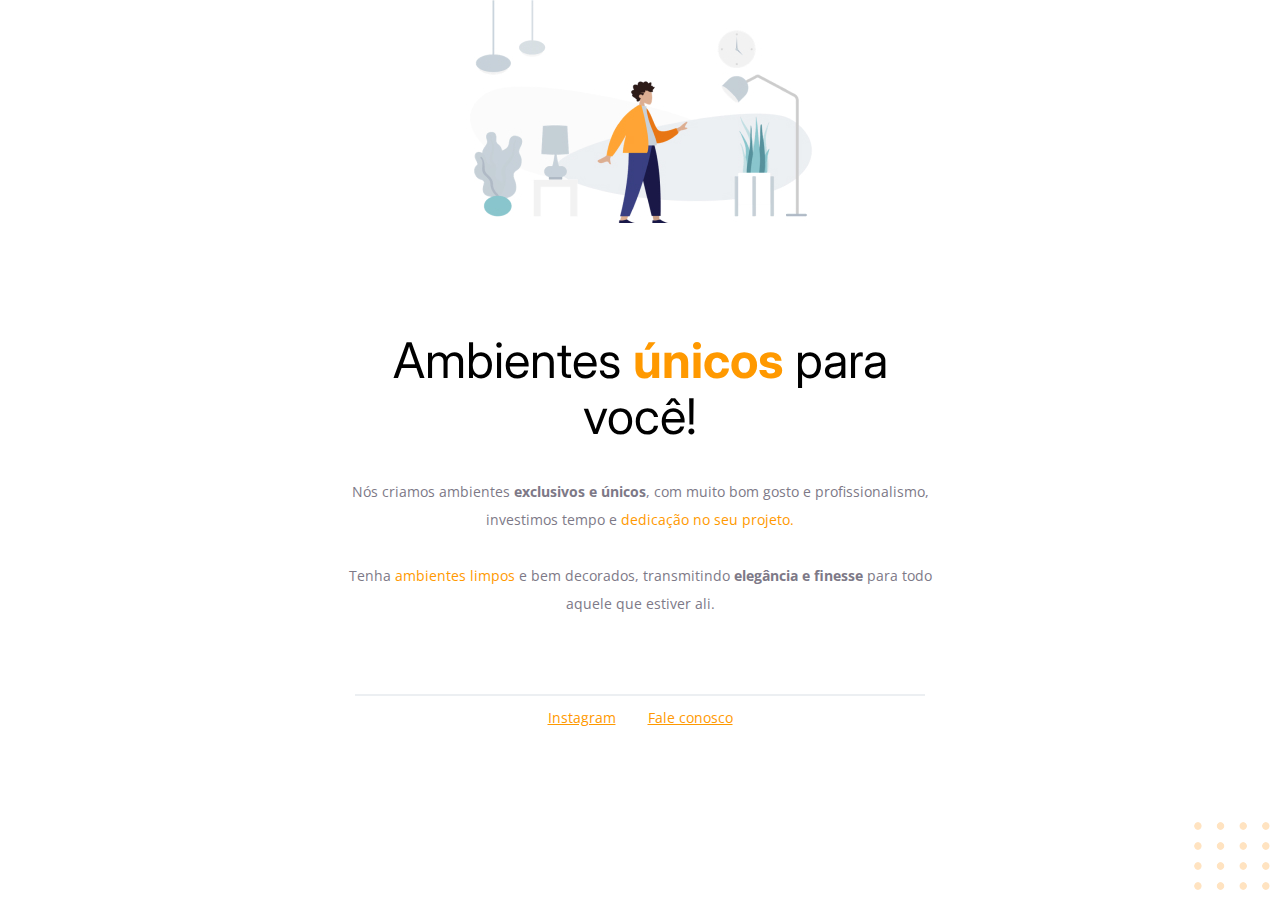
<file: Desafios/Nivel 1/Desafio - 01/index.html>
<!-- Instrução que define o tipo do documento. -->
<!DOCTYPE html>
<html lang="pt-br">
<!-- Tag <head> contém as instruções para a página -->

<head>
  <link rel="preconnect" href="https://fonts.googleapis.com" />
  <link rel="preconnect" href="https://fonts.gstatic.com" crossorigin />
  <meta charset="UTF-8" />
  <meta name="viewport" content="width=device-width, initial-scale=1.0" />
  <title>Móveis customizados</title>

  <link href="https://fonts.googleapis.com/css2?family=Inter:wght@400;700&family=Open+Sans:wght@400;700&display=swap"
    rel="stylesheet" />

  <link rel="stylesheet" href="style.css" />
</head>

<!-- Tag <body> é o corpo do documento, onde tem as informações que serão mostradas. -->

<body>


  <div id="hero">
    <img src="images/img1.jpg" alt="Desenho de uma pessoa vestindo uma camisa amarela em uma sala com Móveis" />

    <h1>Ambientes <span>únicos</span> para você!</h1>
    <p>
      Nós criamos ambientes <strong>exclusivos e únicos</strong>, com muito bom
      gosto e profissionalismo, investimos tempo e
      <span>dedicação no seu projeto.</span>

      <br />
      <br />

      Tenha <span>ambientes limpos</span> e bem decorados, transmitindo
      <strong>elegância e finesse</strong>
      para todo aquele que estiver ali.
    </p>
  </div>
  <div class="line"></div>
  <div id="footer">
    <a target="_blank" href="https://instagram.com/moveisparavoce">Instagram</a>
    <a href="mailto:contato@moveisparavoce.com">Fale conosco</a>
  </div>

  <img id="balls" src="images/balls.svg" alt="Bolinhas alaranjadas no canto inferior direito da tela" />
</body>

</html>
</file>
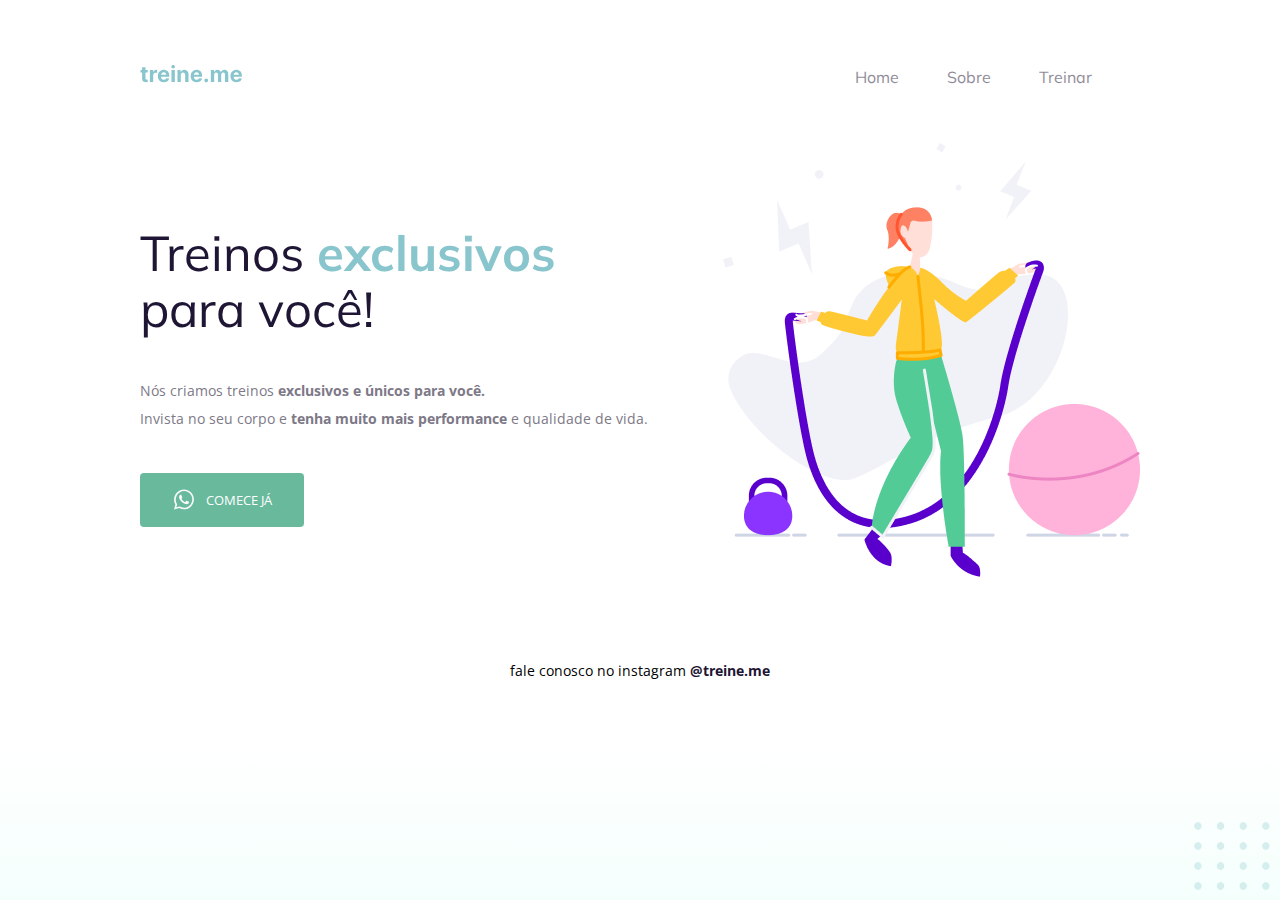
<file: Desafios/Nivel 2/Desafio 02 - Intermediário/index.html>
<!DOCTYPE html>
<html lang="pt-br">

<head>
  <link rel="preconnect" href="https://fonts.googleapis.com">
  <link rel="preconnect" href="https://fonts.gstatic.com" crossorigin>

  <meta charset="UTF-8" />
  <meta name="viewport" content="width=device-width, initial-scale=1.0" />
  <title>Treine me</title>

  <link href="https://fonts.googleapis.com/css2?family=Mulish:wght@400;700&family=Open+Sans:wght@400;700&display=swap"
    rel="stylesheet">

  <link rel="stylesheet" href="style.css">

</head>

<body>

  <div class="page">

    <div class="nav">

      <a id="logo" href="#">
        <img src="images/logo.svg" alt="Treine.me" />
      </a>

      <ul>
        <li><a href="#">Home</a></li>
        <li><a href="#">Sobre</a></li>
        <li><a href="#">Treinar</a></li>
        <ul>

    </div class="nav">

    <main>
      <div>
        <h1>Treinos <span>exclusivos</span> para você!</h1>

        <p>
          Nós criamos treinos <strong>exclusivos e únicos para você.</strong></br>
          Invista no seu corpo e <strong>tenha muito mais performance</strong> e qualidade de vida.
        </p>

        <button>
          <img src="images/whats.svg" alt="Ícone do whatsapp">
          Comece já
        </button>

      </div>

      <img src="images/img.png" alt="Desenho de uma mulher pulando corta numa academia.">

    </main>

    <footer>
      fale conosco no instagram <a href="https://instagram.com/treineme" target="_blank">@treine.me</a>
    </footer>
  </div>

  <img id="balls" src="images/balls.svg" alt="Bolinhas decorativas verdes no canto inferior direito da página.">

</body>

</html>
</file>
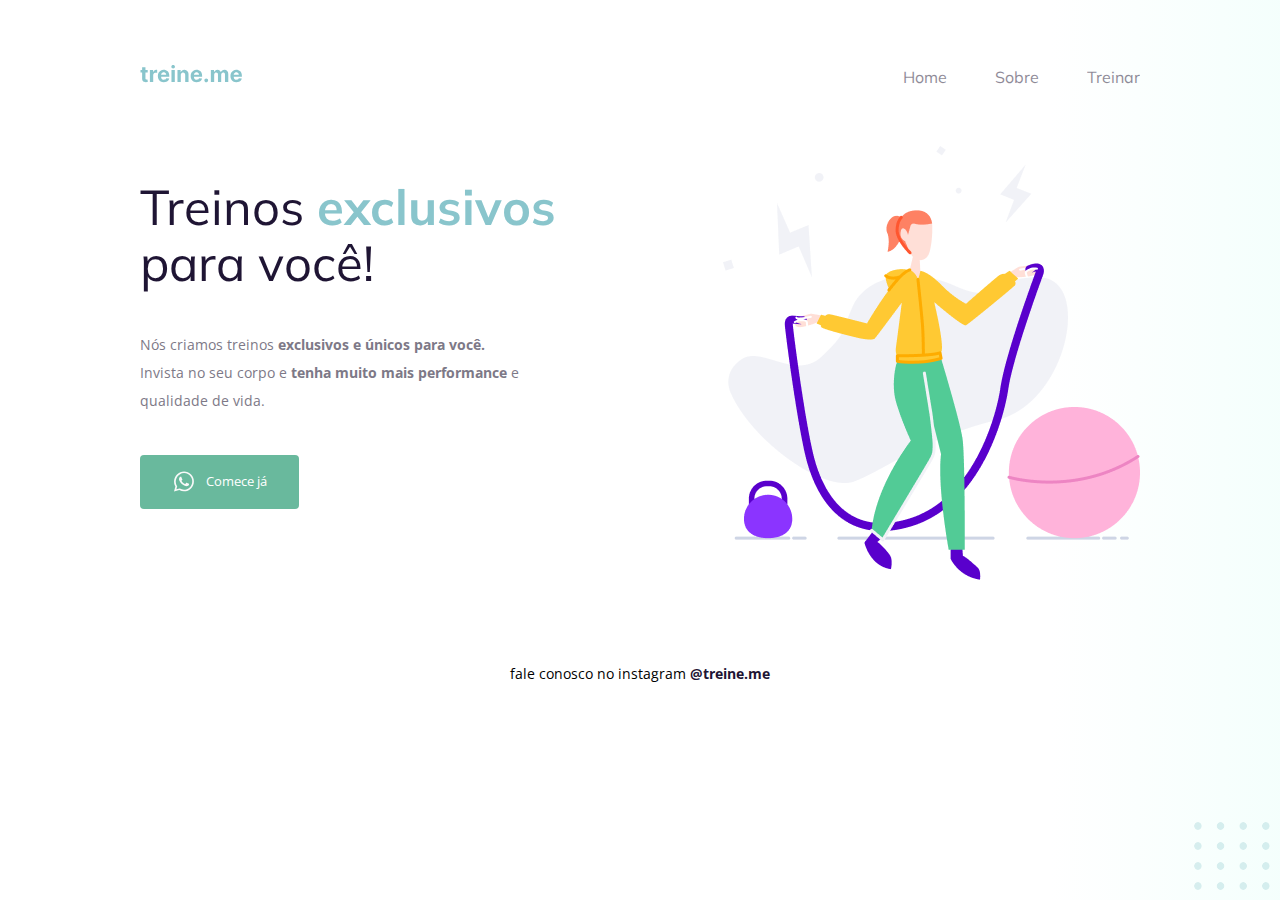
<file: Desafios/Nivel 2/Desafio 02/index.html>
<!DOCTYPE html>
<html lang="pt-br">

<head>
  <link rel="preconnect" href="https://fonts.googleapis.com">
  <link rel="preconnect" href="https://fonts.gstatic.com" crossorigin>

  <meta charset="UTF-8" />
  <meta name="viewport" content="width=device-width, initial-scale=1.0" />
  <title>Treine me</title>

  <link href="https://fonts.googleapis.com/css2?family=Mulish:wght@400;700&family=Open+Sans:wght@400;700&display=swap"
    rel="stylesheet">

  <link rel="stylesheet" href="style.css">

</head>

<body>

  <div class="page">

    <nav>
      <a id="logo" href="#">
        <img src="images/logo.svg" alt="Treine.me" />
      </a>
      <ul>
        <li><a href="#">Home</a></li>
        <li><a href="#">Sobre</a></li>
        <li><a href="#">Treinar</a></li>
      </ul>
    </nav>

    <main>
      <section>
        <h1>Treinos <span>exclusivos</span> para você!</h1>

        <p>
          Nós criamos treinos <strong>exclusivos e únicos para você.</strong><br />
          Invista no seu corpo e <strong>tenha muito mais performance</strong> e <br /> qualidade de vida.
        </p>

        <button>
          <img src="images/whats.svg" alt="Ícone do whatsapp">
          Comece já
        </button>

      </section>

      <img src="images/img.png" alt="Desenho de uma mulher pulando corta numa academia.">

    </main>

    <footer>
      fale conosco no instagram <a href="https://instagram.com/treineme" target="_blank">@treine.me</a>
    </footer>
  </div>

  <img id="balls" src="images/balls.svg" alt="Bolinhas decorativas verdes no canto inferior direito da página.">

</body>

</html>
</file>
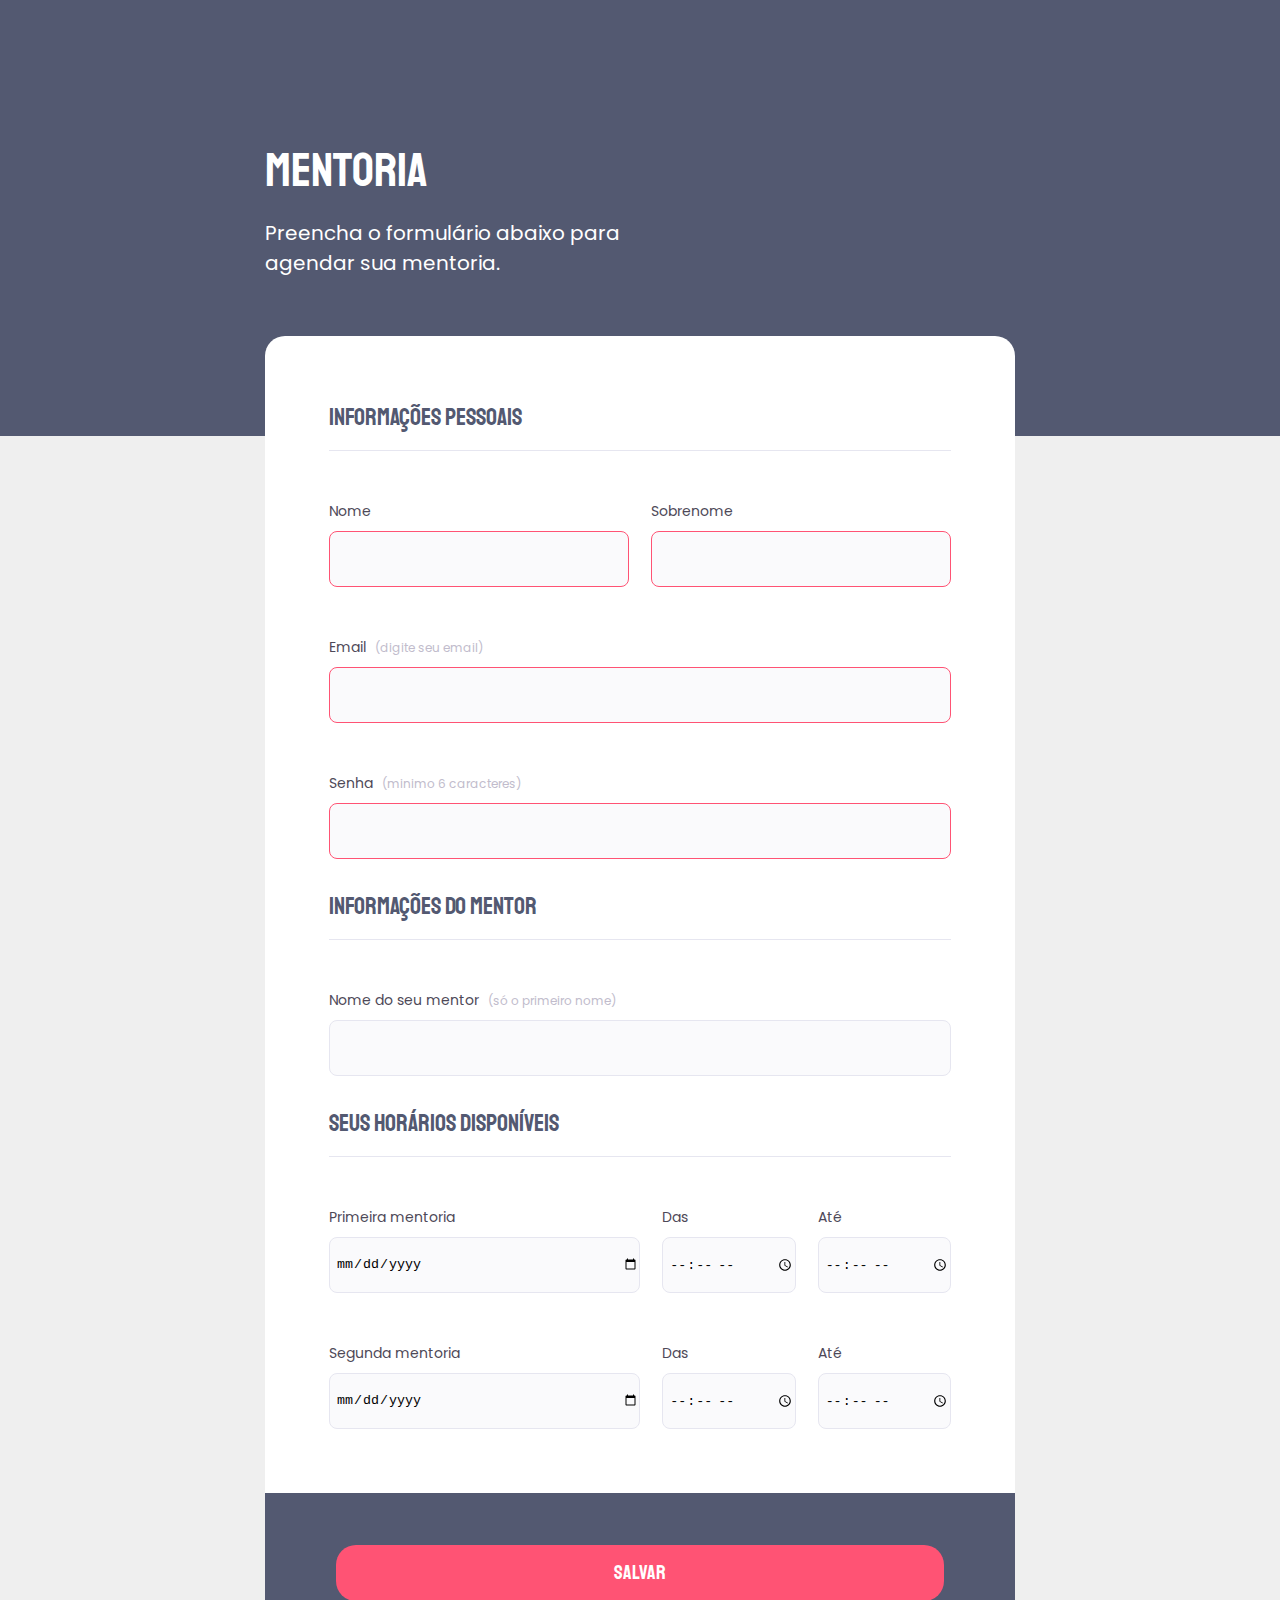
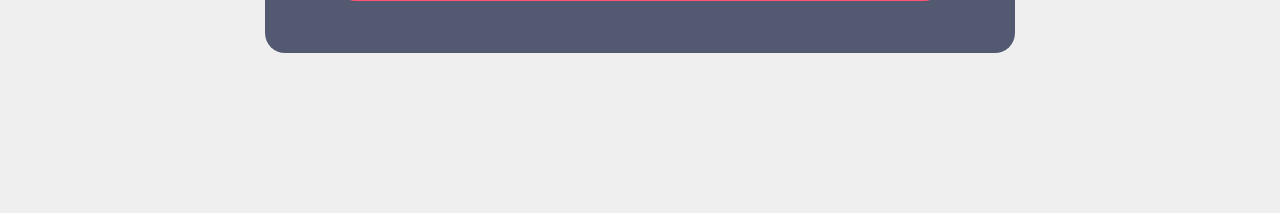
<file: Desafios/Nivel 3/DesafioIntermediario/index.html>
<!DOCTYPE html>
<html lang="pt-br">

<head>
  <link rel="preconnect" href="https://fonts.googleapis.com">
  <link rel="preconnect" href="https://fonts.gstatic.com" crossorigin>

  <meta charset="UTF-8">
  <meta name="viewport" content="width=device-width, initial-scale=1.0">
  <title>Formulário - Mentoria </title>

  <link rel="stylesheet" href="style.css">

  <link href="https://fonts.googleapis.com/css2?family=Poppins&family=Staatliches&display=swap" rel="stylesheet">

</head>

<body>
  <div class="page">
    <header>
      <h1>Mentoria</h1>
      <p>Preencha o formulário abaixo para agendar sua mentoria.</p>
    </header>

    <form>

      <fieldset>
        <h1>Informações pessoais</h1>

        <div class="col-2">
          <div class="input-wrapper">
            <label for="first-name">Nome</label>
            <input type="text" id="first-name" required>
          </div>

          <div class="input-wrapper">
            <label for="family-name">Sobrenome</label>
            <input type="text" id="family-name" required>
          </div>

        </div>
        <div class="input-wrapper">
          <label for="email">Email <span>(digite seu email)</span> </label>
          <input type="email" id="email" required>
        </div>

        <div class="input-wrapper">
          <label for="password">Senha <span>(minimo 6 caracteres)</span></label>
          <input type="password" name="" id="password" required minlength="6">
        </div>
      </fieldset>

      <fieldset>
        <h1>Informações do mentor</h1>
        <div class="input-wrapper">
          <label for="mentor-name">Nome do seu mentor <span>(só o primeiro nome)</span> </label>
          <input type="text" id="mentor-name">
        </div>
      </fieldset>

      <fieldset>
        <h1>Seus horários disponíveis</h1>

        <div class="col-3">
          <div class="input-wrapper">
            <label for="mentorship-date">Primeira mentoria</label>
            <input type="date" id="mentorship-date">
          </div>
          <div class="input-wrapper">
            <label for="mentorship-begin">Das</label>
            <input type="time" id="mentorship-begin">
          </div>
          <div class="input-wrapper">
            <label for="mentorship-end">Até</label>
            <input type="time" id="mentorship-end">
          </div>
        </div>

        <div class="col-3">
          <div class="input-wrapper">
            <label for="mentorship-date">Segunda mentoria</label>
            <input type="date" id="mentorship-date">
          </div>
          <div class="input-wrapper">
            <label for="mentorship-begin">Das</label>
            <input type="time" id="mentorship-begin">
          </div>
          <div class="input-wrapper">
            <label for="mentorship-end">Até</label>
            <input type="time" id="mentorship-end">
          </div>

        </div>
      </fieldset>

      <div class="submite-wrapper">
        <button type="submit">Salvar</button>
      </div>

    </form>

  </div>

</body>

</html>
</file>
<file: Desafios/Nivel 1/Desafio - 01/style.css>
body {
  font-family: "Open Sans", sans-serif;
  text-align: center;
  margin: 0;
}

#hero {
  width: 592px;
  margin: auto;
}

#hero img {
  margin-bottom: 72px;
}

h1 {
  font-family: "Inter", sans-serif;
  font-size: 49px;
  line-height: 56px;
  font-weight: normal;
}

h1 span {
  font-weight: bold;

  margin-bottom: 32px;
}

span,
a {
  color: #ff9900;
}

p,
#footer {
  color: #7d7987;
  font-size: 14px;
  line-height: 28px;
}

#footer a + a {
  margin-left: 28px;
}

.line {
  width: 568px;
  height: 0;

  margin: 76px auto 8px;

  border: 1px solid #eceff2;
}

#balls {
  position: fixed;
  bottom: 0;
  right: 0;
}
</file>
<file: Desafios/Nivel 2/Desafio 02 - Intermediário/style.css>
body {
  margin: 0;

  font-family: "Open Sans", sans-serif;

  background: linear-gradient(
    180deg,
    rgb(227, 255, 248, 0) 82.08%,
    rgb(227, 255, 248, 0.38) 100%
  );

  min-height: 100vh;
}

.page {
  width: 1000px;
  margin: 0 auto;
  padding-top: 65px;
}

.nav {
  display: flex;
  justify-content: space-between;
  align-items: center;

  margin-bottom: 55px;
}

ul {
  display: flex;
  gap: 48px;
  list-style: none;
  margin: 0;
  padding: 0;
}

a {
  color: #1f1534;
  text-decoration: none;
}

ul li a {
  opacity: 0.5;
}

ul li a:hover {
  font-weight: bold;
  opacity: 1;
}

ul,
h1 {
  font-family: "Mulish", sans-serif;
}

main {
  display: flex;
  align-items: center;
  justify-content: space-between;
}

h1 {
  font-size: 49px;
  line-height: 56px;
  color: #1f1534;

  font-weight: normal;

  width: 490px;
}

h1 span {
  color: #89c5cc;
  font-weight: bold;
}

p {
  font-size: 14px;
  line-height: 28px;
  color: #7d7987;

  margin: 40px 0;
}

button {
  color: white;
  text-transform: uppercase;
  font-family: "Open Sans", sans-serif;

  background: #69b99d;
  border: 0;
  padding: 14px 32px 15px;

  display: flex;
  align-items: center;
  justify-content: center;
  gap: 10px;

  border-radius: 4px;

  cursor: pointer;
}

footer {
  font-size: 14px;
  line-height: 28px;

  text-align: center;

  margin-top: 80px;
}

footer a {
  font-weight: bold;
}

#balls {
  position: fixed;
  bottom: 0;
  right: 0;
}
</file>
<file: Desafios/Nivel 2/Desafio 02/style.css>
body {
  margin: 0;

  font-family: "Open Sans", sans-serif;

  background: linear-gradient(
    90deg,
    rgb(227, 255, 248, 0) 82.08%,
    rgb(227, 255, 248, 0.38) 100%
  );

  min-height: 100vh;
}

main {
  display: flex;
  justify-content: space-between;

  margin: 58px 0 80px;
}
.page {
  width: 1000px;
  margin: 0 auto;
  padding-top: 65px;
  
}

nav {
  display: flex;
  justify-content: space-between;
  align-items: center;
}

ul {
  display: flex;
  list-style: none;
  margin: 0;
  padding: 0;
  gap:48px ;
}

a {
  color: #1f1534;
  text-decoration: none;
}

ul li a {
  opacity: 0.5;
}

ul li a:hover {
  font-weight: bold;
  opacity: 1;
}

h1,
ul {
  font-family: "Mulish", sans-serif;
}

h1 {
  font-size: 49px;
  line-height: 56px;
  color: #1f1534;

  font-weight: normal;

  width: 490px;
}

h1 span {
  color: #89c5cc;
  font-weight: bold;
}

section p {
  font-size: 14px;
  line-height: 28px;
  color: #7d7987;

  margin: 40px 0;

}

button {
  color: white;
  font-family: "Open Sans", sans-serif;

  background: #69b99d;
  border: 0;
  padding: 14px 32px 15px;

  display: flex;
  justify-content: center;
  align-items: center;
  gap: 10px;

  border-radius: 4px;

  cursor: pointer;
}

button:hover {
  background: #4ea788;
}

footer {
  font-size: 14px;
  line-height: 28px;

  text-align: center;

}

footer a {
  font-weight: bold;
}

#balls {
  position: fixed;
  bottom: 0;
  right: 0;
}
</file>
<file: Desafios/Nivel 3/DesafioIntermediario/style.css>
* {
  padding: 0;
  margin: 0;
  box-sizing: border-box;

}

body {
  background-color: #EFEFEF;
}

body::before {
  content: '';
  height: 436px;
  width: 100%;
  background-color:#535971 ;
  display: block;
  position: absolute;
  top: 0px;
  left: 0px;
  z-index: -1;
}

h1, button {
  font-family: 'Staatliches', cursive;
  font-weight: 400;
}

h1, p, button {
  color: #ffffff
}

label, p {
  font-family: 'Poppins', sans-serif;

}

.page{
  width: 750px;
  margin: auto;
}

header{
  margin: 140px 0px 58px 0px;
  width: 417px;
}

header h1 {
  font-size: 48px;
  line-height: 60px;
  margin-bottom: 18px;
}

header p, button {
  font-size: 20px;
  line-height: 30px;
}

form{
  display: flex;
  flex-direction: column;
  gap: 30px;

  min-height: 300px;
  background: #FFFFFF;
  border-radius: 20px;
  
  padding: 64px 64px 224px 64px;

  margin-bottom: 160px;

  position: relative;

}

fieldset{
  border: none;

  display: flex;
  flex-direction: column;
  gap: 48px;
}

form h1 {
  font-size: 24px;
  line-height: 34px;

  color: #535971;

  padding-bottom: 16px ;
  border-bottom: 1px solid #E6E6F0;
}

form label {
  font-size: 14px;
  line-height: 24px;
  color: #4E4958;
}

form label span {
  font-size: 12px;
  line-height: 20px;
  color: #C1BCCC;

  margin-left: 5px;
}

form input {
  border: 1px solid #E6E6F0;
  border-radius: 8px;
  height: 56px;
  background: #FAFAFC;
  padding-left: 6px;
}

form input:invalid{
  border: 1px solid #FF5374;
}

.col-2 {
  display: flex;
  flex-direction: row;
  gap: 22px;
  
}

.col-2 .input-wrapper {
  width: 50%;
}

.input-wrapper {
  display: flex;
  flex-direction: column;
  gap: 8px;
}

.col-3 {
  display: flex;
  flex-direction: row;
  gap: 22px;
  
}

.col-3 > div:nth-child(1){
  width: 70%;
}

.col-3 > div:nth-child(2),.col-3 > div:nth-child(3) {
  width: 30%;
}

form .submite-wrapper {
  position: absolute;
  bottom: 0;
  left: 0;

  background: #535971;
  height: 160px;
  padding: 52px 71px;

  border-radius: 0 0 20px 20px;
}

.submite-wrapper button {
  width: 608px;
  height: 55.65px;

  background: #FF5374;
  border-radius: 20px;
  border: none;
  
  cursor: pointer;
}


.submite-wrapper button:hover{
  background: #c93956;
}
</file>
